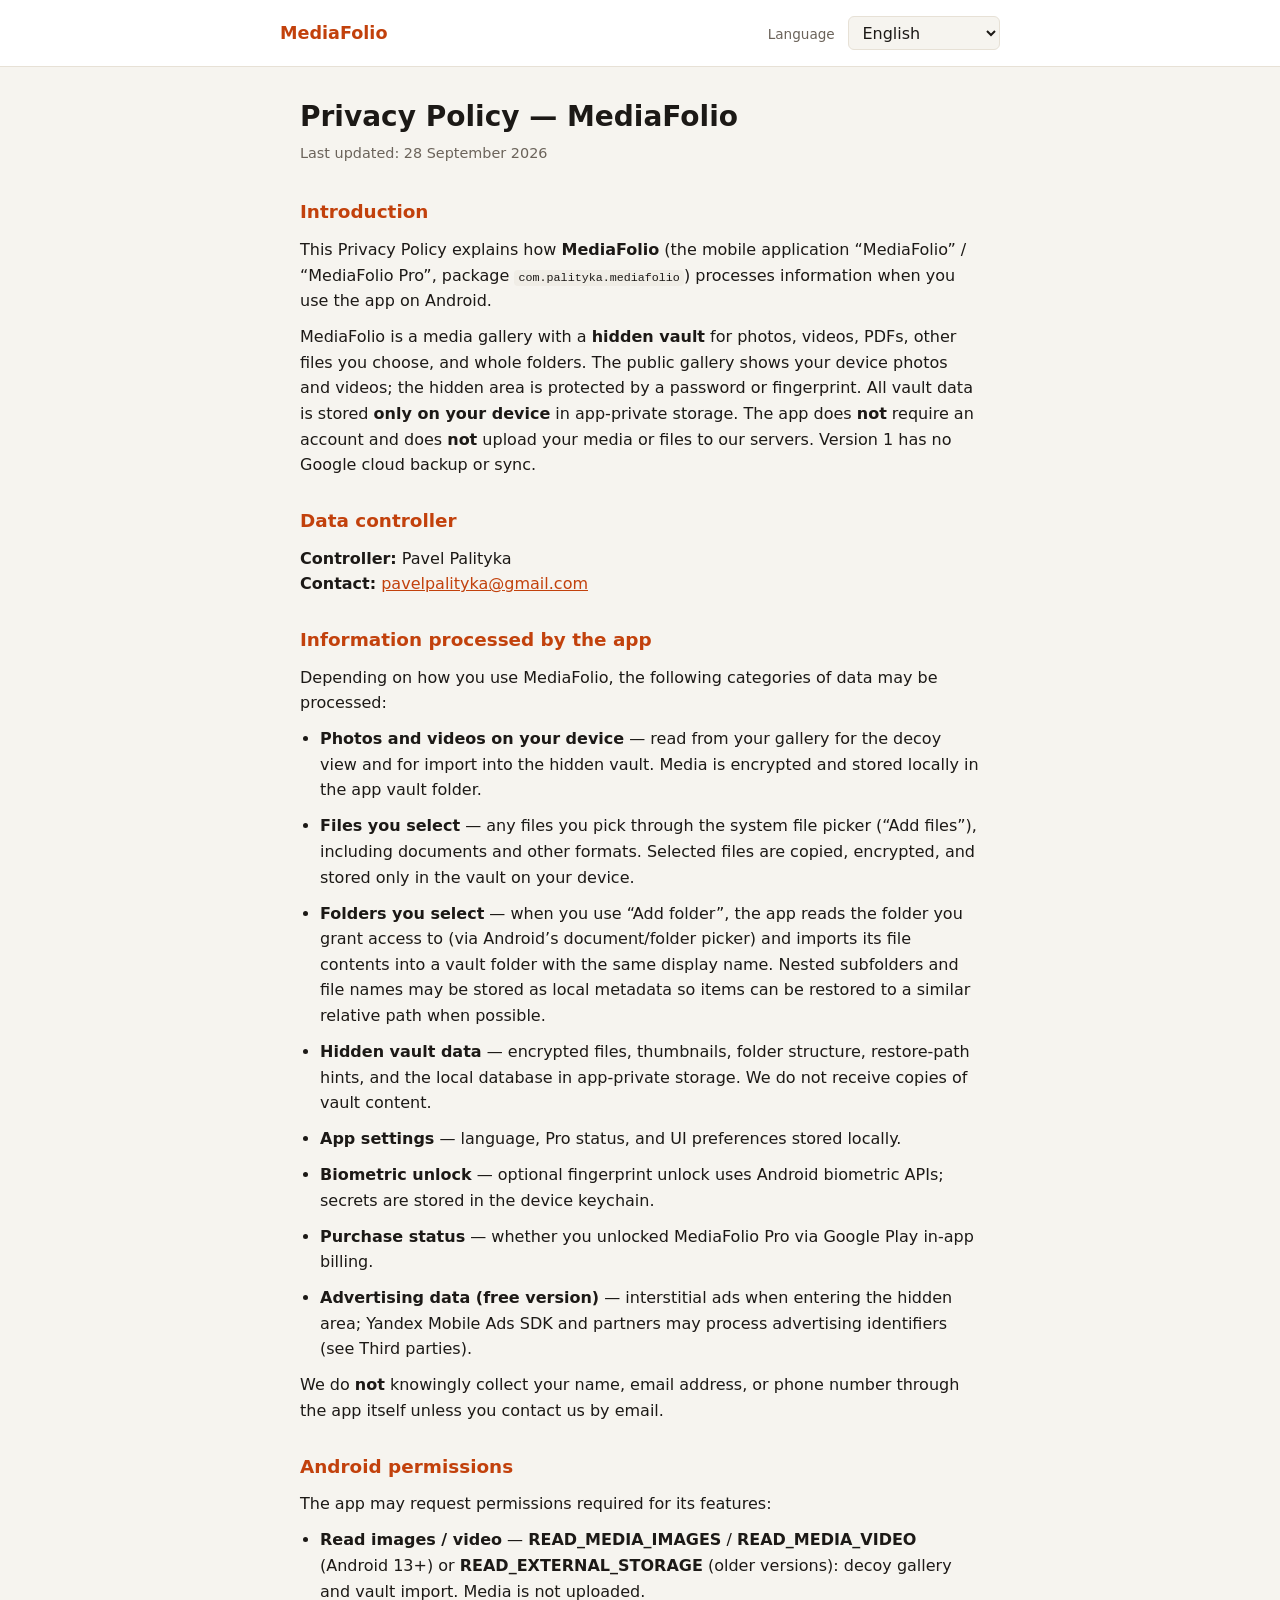
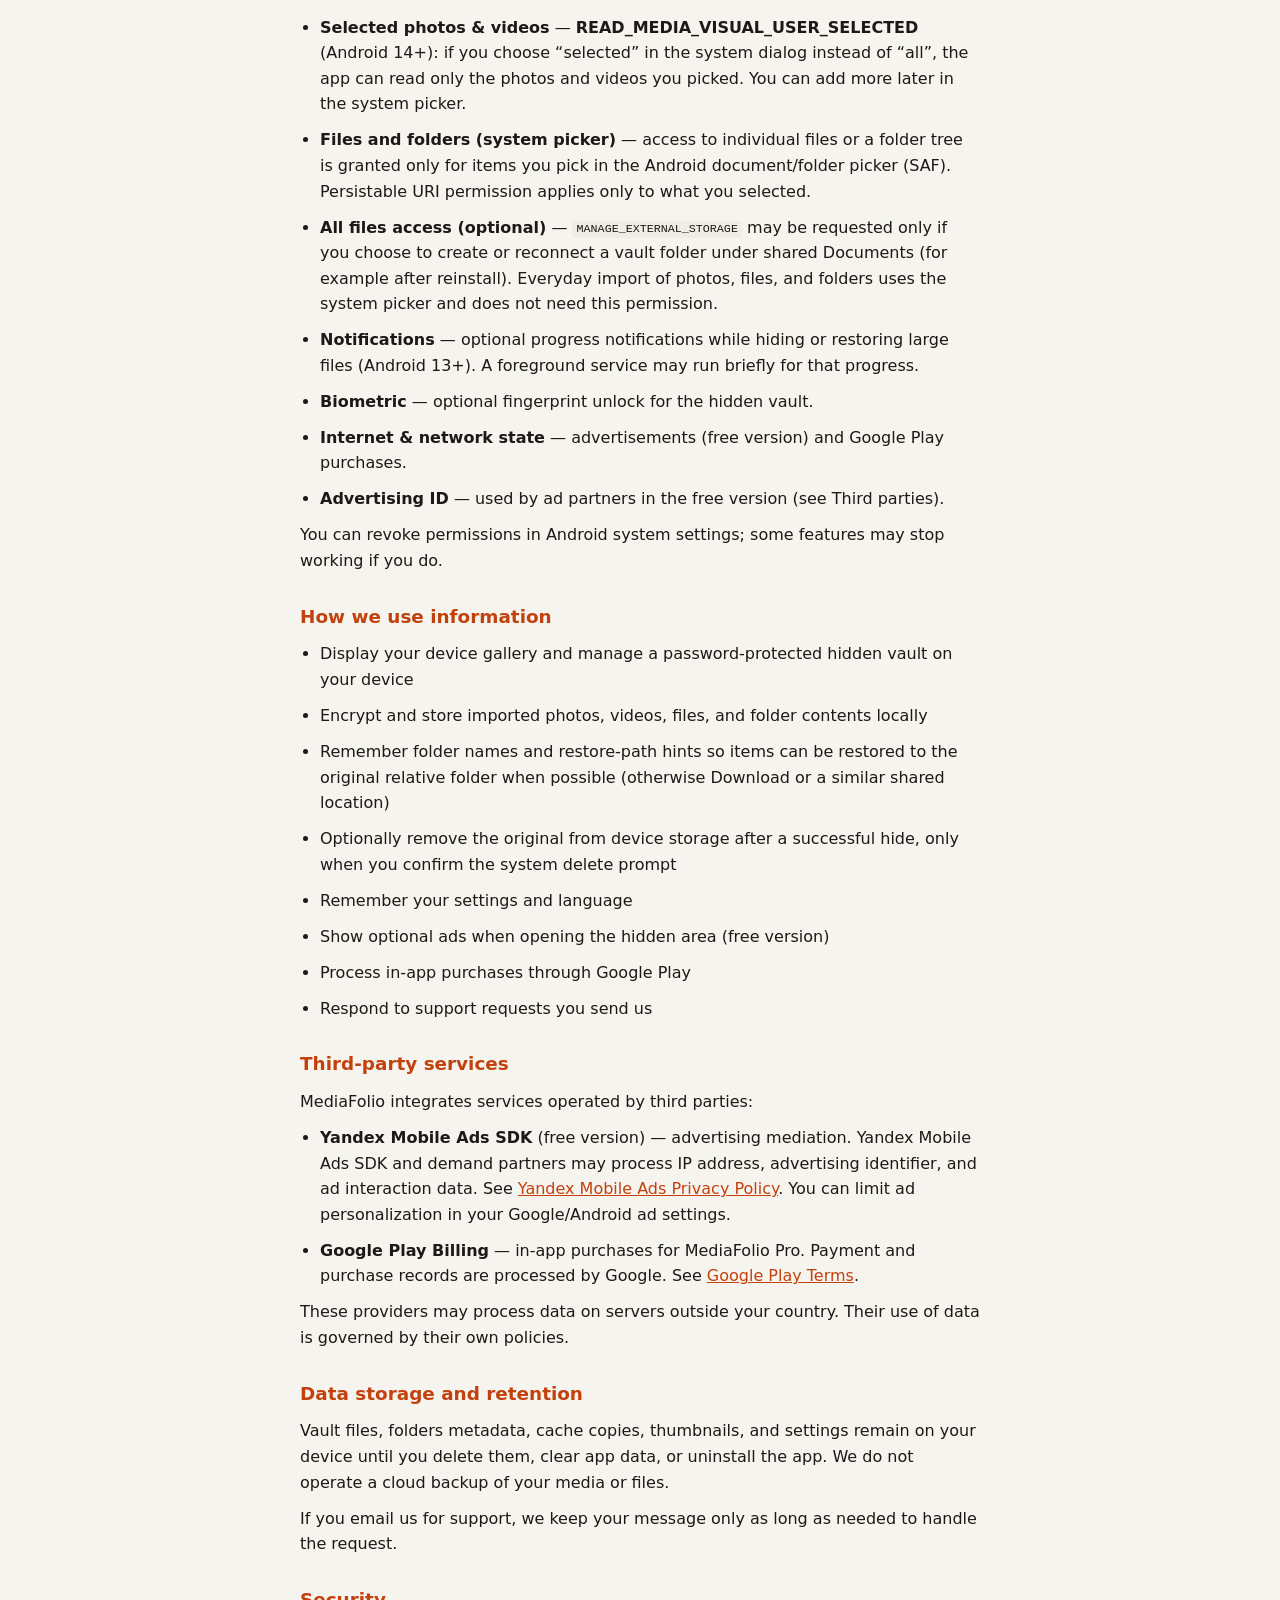
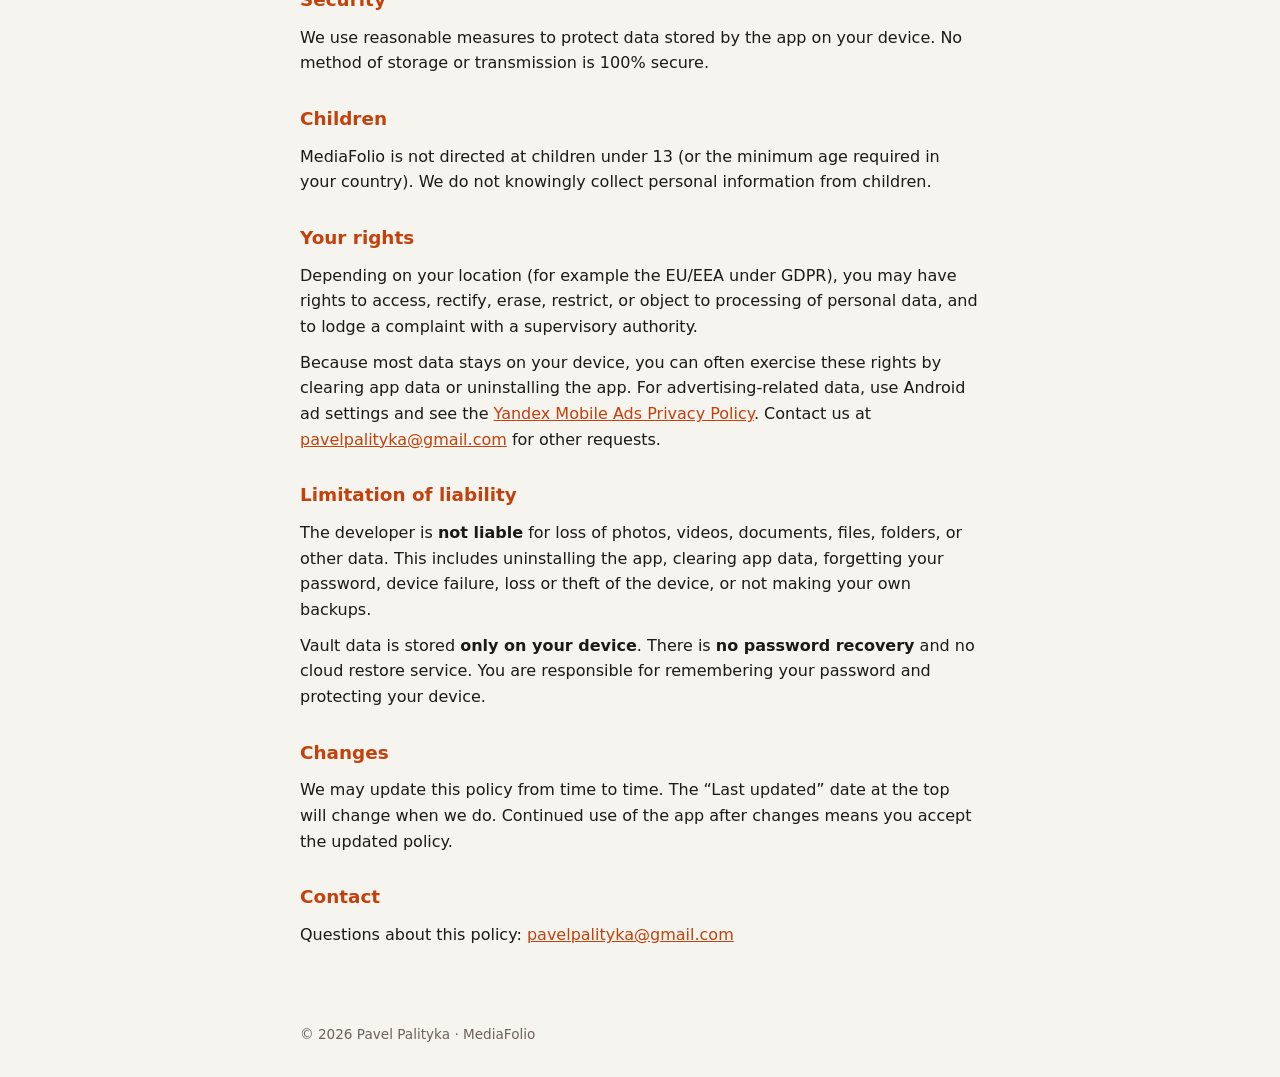
<file: index.html>
<!DOCTYPE html>
<html lang="en">
<head>
    <meta charset="utf-8">
    <meta name="viewport" content="width=device-width, initial-scale=1">
    <meta name="description" content="Privacy Policy for MediaFolio — hidden media vault for Android.">
    <title>Privacy Policy — MediaFolio</title>
    <link rel="stylesheet" href="styles.css">
</head>
<body>
    <header>
        <div class="header-inner">
            <a class="brand" href="index.html">MediaFolio</a>
            <div class="lang-select">
                <label for="lang">Language</label>
                <select id="lang" aria-label="Language"></select>
            </div>
        </div>
    </header>
    <main>
        <div id="notice" class="notice" hidden></div>
        <h1 id="title">Privacy Policy</h1>
        <p id="updated" class="updated"></p>
        <noscript>
            <div class="notice">
                JavaScript is disabled — static versions:
                <a href="en.html">English</a> · <a href="zh_CN.html">简体中文</a>
            </div>
        </noscript>
        <article id="body">
            <p class="loading">Loading…</p>
        </article>
    </main>
    <footer id="footer"></footer>
    <script src="app.js"></script>
</body>
</html>
</file>
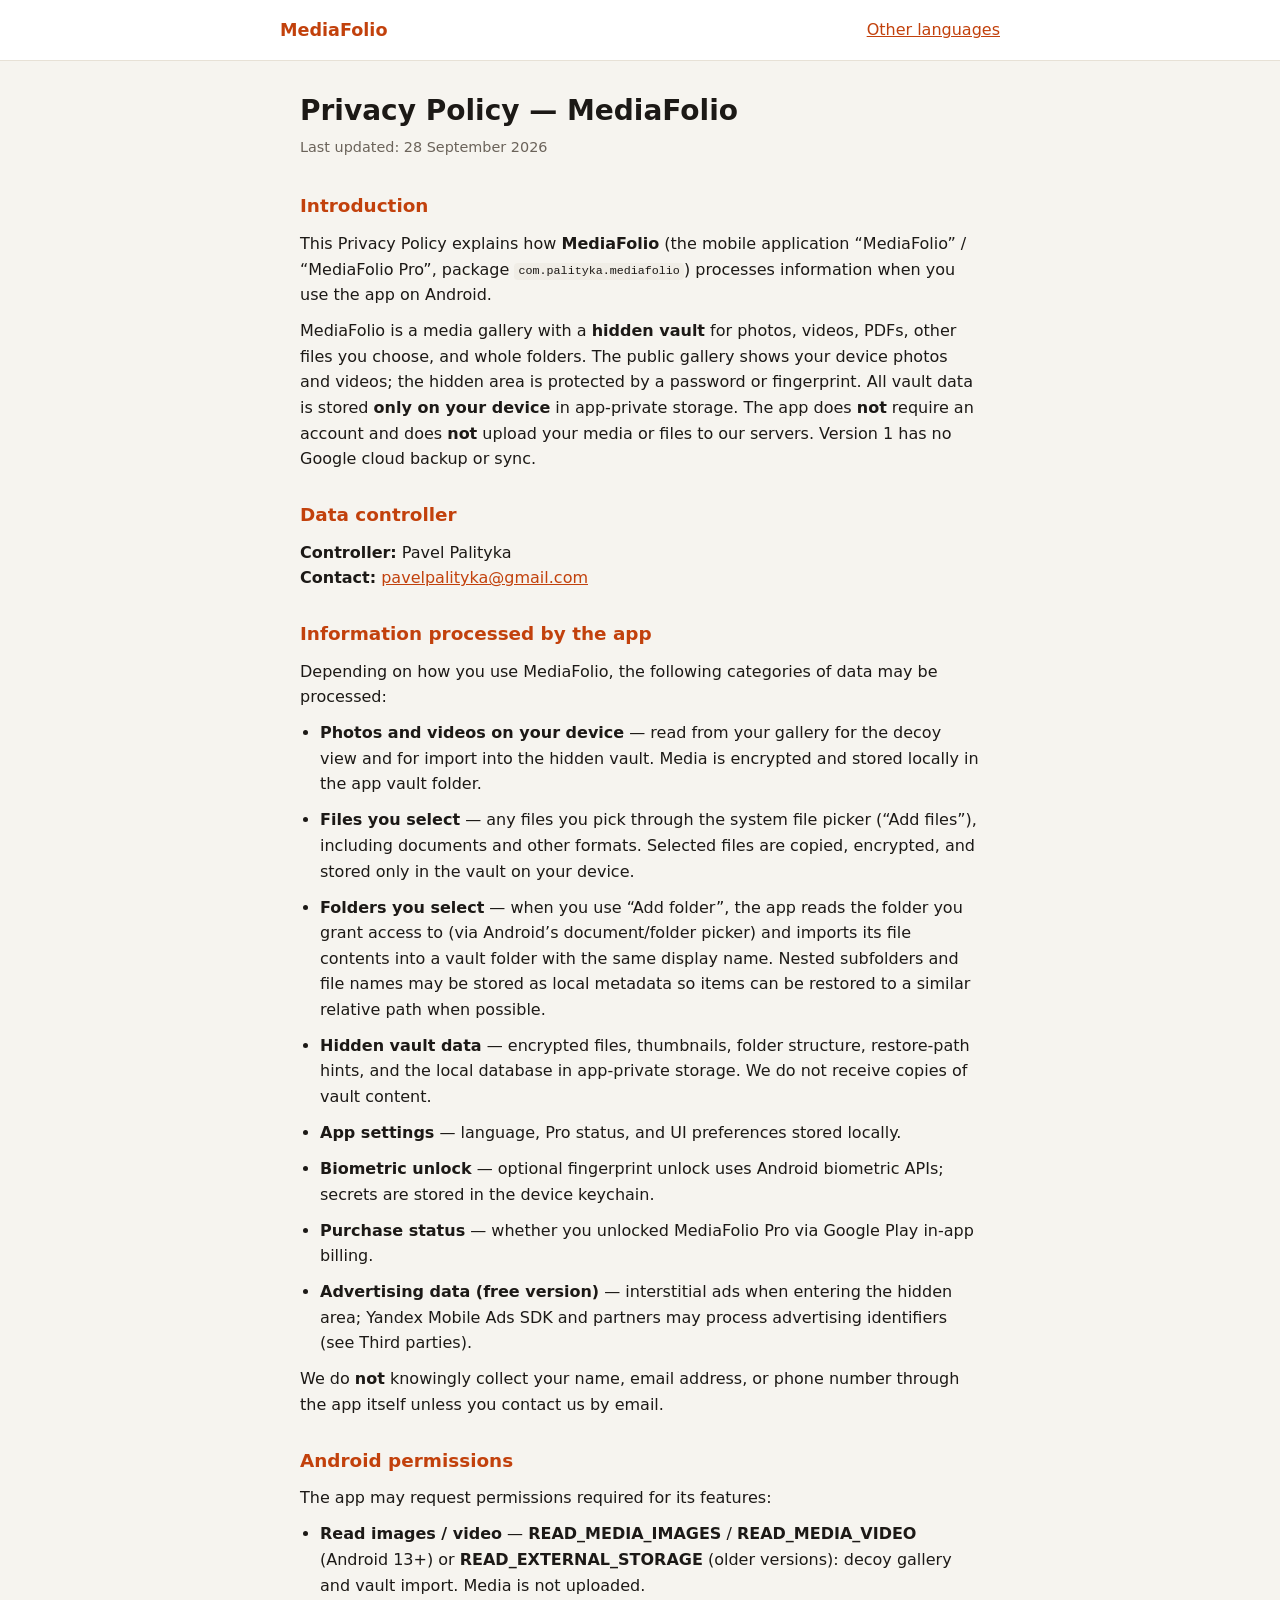
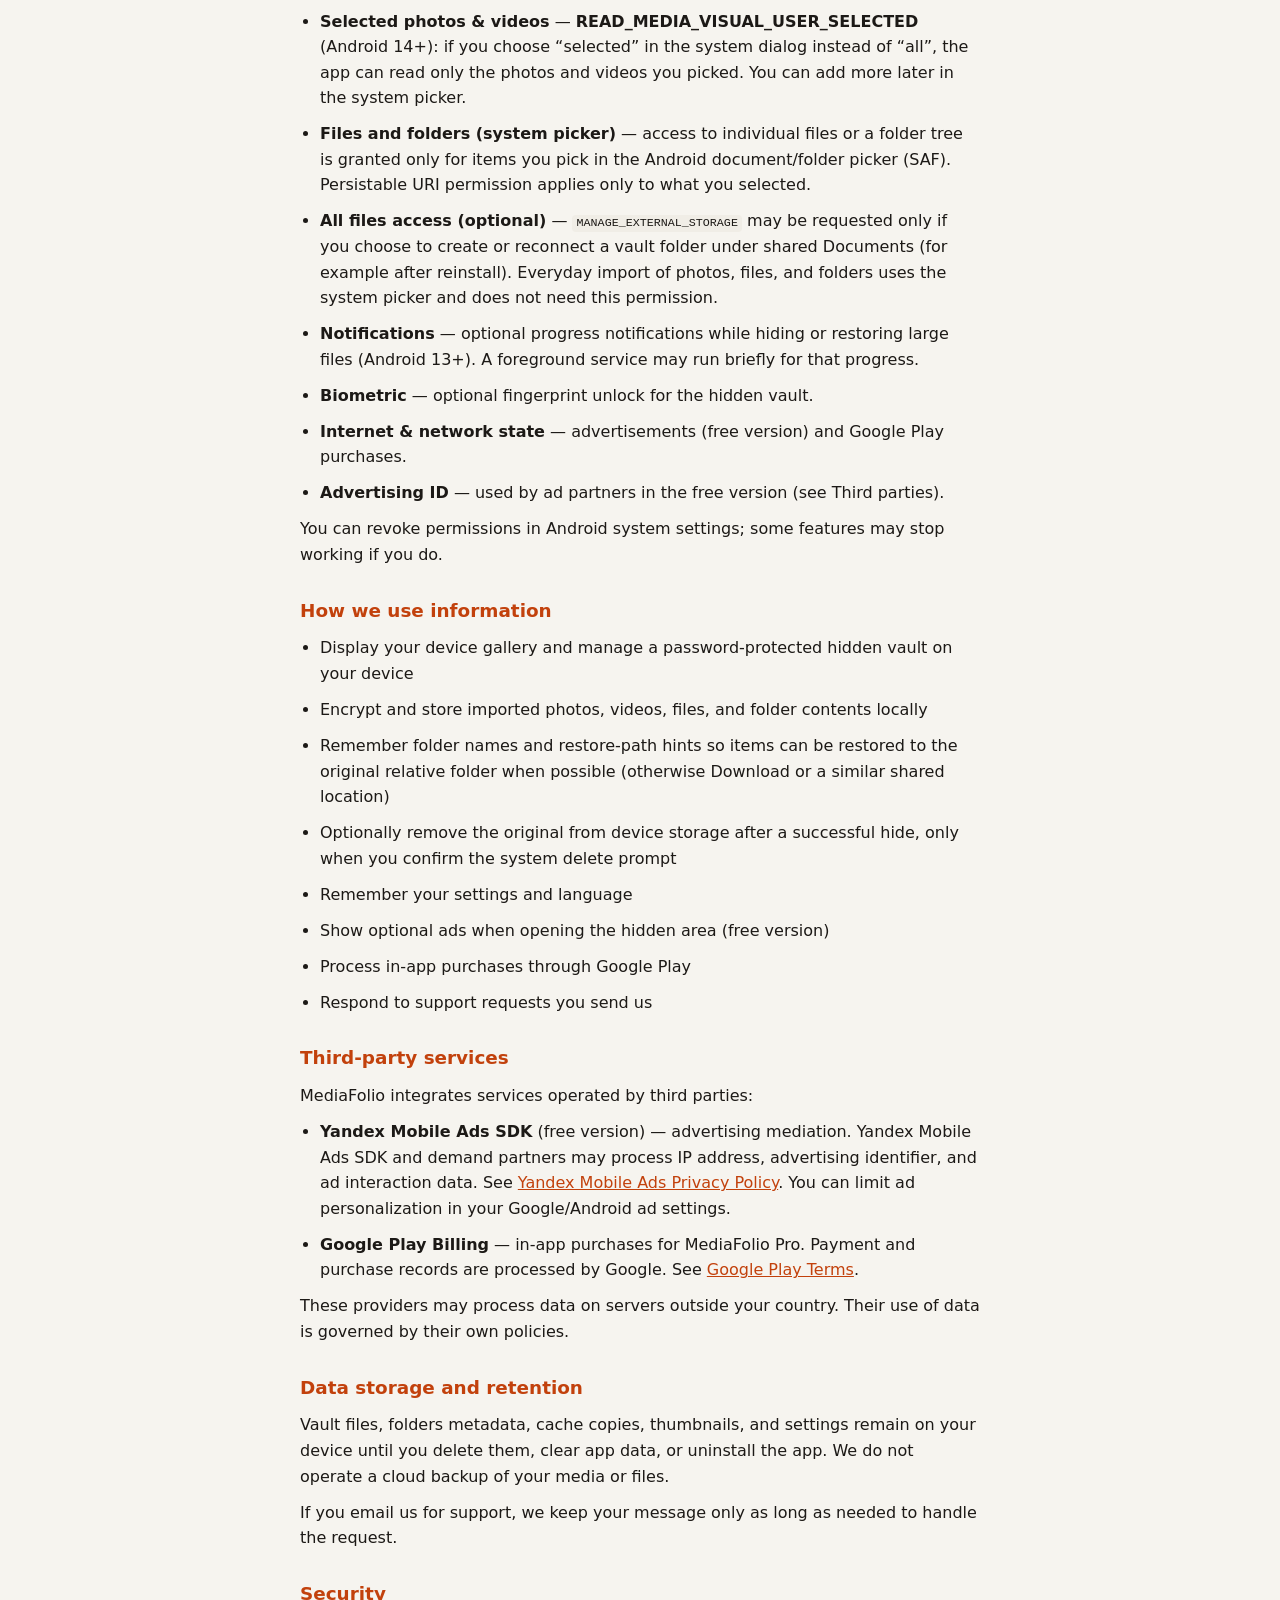
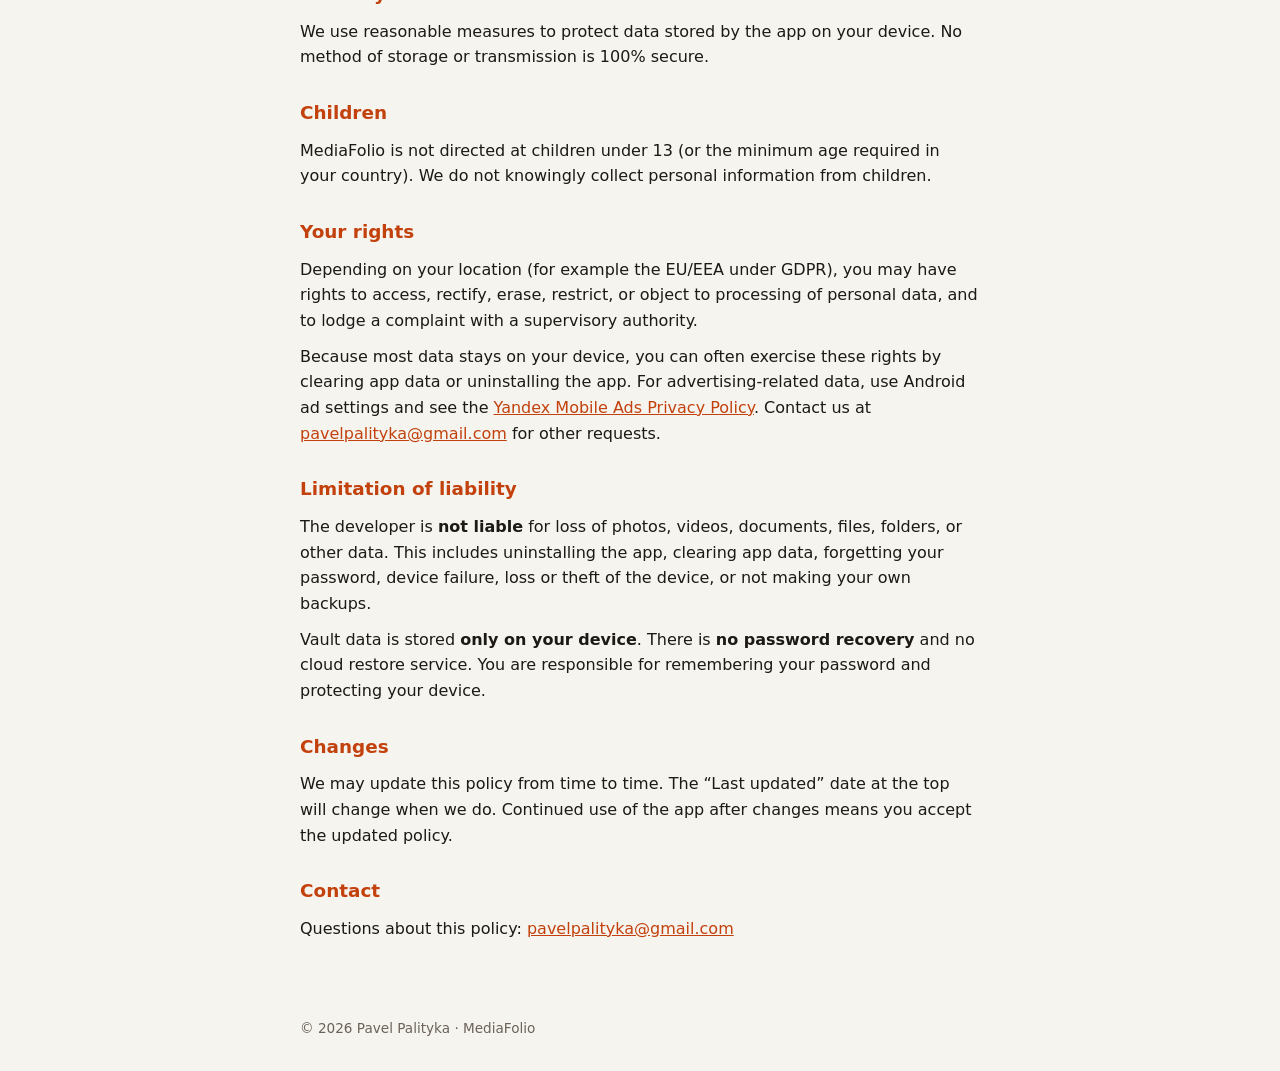
<file: en.html>
<!DOCTYPE html>
<html lang="en">
<head>
    <meta charset="utf-8">
    <meta name="viewport" content="width=device-width, initial-scale=1">
    <meta name="description" content="Privacy Policy — MediaFolio">
    <title>Privacy Policy — MediaFolio</title>
    <link rel="stylesheet" href="styles.css">
</head>
<body>
    <header>
        <div class="header-inner">
            <a class="brand" href="index.html">MediaFolio</a>
            <div class="lang-select">
                <a href="index.html">Other languages</a>
            </div>
        </div>
    </header>
    <main>
        <h1>Privacy Policy — MediaFolio</h1>
        <p class="updated">Last updated: 28 September 2026</p>
        <article id="body">
            <section>
                <h2>Introduction</h2>
                <p>This Privacy Policy explains how <strong>MediaFolio</strong> (the mobile application “MediaFolio” / “MediaFolio Pro”, package <code>com.palityka.mediafolio</code>) processes information when you use the app on Android.</p>
                <p>MediaFolio is a media gallery with a <strong>hidden vault</strong> for photos, videos, PDFs, other files you choose, and whole folders. The public gallery shows your device photos and videos; the hidden area is protected by a password or fingerprint. All vault data is stored <strong>only on your device</strong> in app-private storage. The app does <strong>not</strong> require an account and does <strong>not</strong> upload your media or files to our servers. Version 1 has no Google cloud backup or sync.</p>
            </section>
            <section>
                <h2>Data controller</h2>
                <p><strong>Controller:</strong> Pavel Palityka<br><strong>Contact:</strong> <a href="mailto:pavelpalityka@gmail.com">pavelpalityka@gmail.com</a></p>
            </section>
            <section>
                <h2>Information processed by the app</h2>
                <p>Depending on how you use MediaFolio, the following categories of data may be processed:</p>
                <ul>
                    <li><strong>Photos and videos on your device</strong> — read from your gallery for the decoy view and for import into the hidden vault. Media is encrypted and stored locally in the app vault folder.</li>
                    <li><strong>Files you select</strong> — any files you pick through the system file picker (“Add files”), including documents and other formats. Selected files are copied, encrypted, and stored only in the vault on your device.</li>
                    <li><strong>Folders you select</strong> — when you use “Add folder”, the app reads the folder you grant access to (via Android’s document/folder picker) and imports its file contents into a vault folder with the same display name. Nested subfolders and file names may be stored as local metadata so items can be restored to a similar relative path when possible.</li>
                    <li><strong>Hidden vault data</strong> — encrypted files, thumbnails, folder structure, restore-path hints, and the local database in app-private storage. We do not receive copies of vault content.</li>
                    <li><strong>App settings</strong> — language, Pro status, and UI preferences stored locally.</li>
                    <li><strong>Biometric unlock</strong> — optional fingerprint unlock uses Android biometric APIs; secrets are stored in the device keychain.</li>
                    <li><strong>Purchase status</strong> — whether you unlocked MediaFolio Pro via Google Play in-app billing.</li>
                    <li><strong>Advertising data (free version)</strong> — interstitial ads when entering the hidden area; Yandex Mobile Ads SDK and partners may process advertising identifiers (see Third parties).</li>
                </ul>
                <p>We do <strong>not</strong> knowingly collect your name, email address, or phone number through the app itself unless you contact us by email.</p>
            </section>
            <section>
                <h2>Android permissions</h2>
                <p>The app may request permissions required for its features:</p>
                <ul>
                    <li><strong>Read images / video</strong> — <strong>READ_MEDIA_IMAGES</strong> / <strong>READ_MEDIA_VIDEO</strong> (Android 13+) or <strong>READ_EXTERNAL_STORAGE</strong> (older versions): decoy gallery and vault import. Media is not uploaded.</li>
                    <li><strong>Selected photos & videos</strong> — <strong>READ_MEDIA_VISUAL_USER_SELECTED</strong> (Android 14+): if you choose “selected” in the system dialog instead of “all”, the app can read only the photos and videos you picked. You can add more later in the system picker.</li>
                    <li><strong>Files and folders (system picker)</strong> — access to individual files or a folder tree is granted only for items you pick in the Android document/folder picker (SAF). Persistable URI permission applies only to what you selected.</li>
                    <li><strong>All files access (optional)</strong> — <code>MANAGE_EXTERNAL_STORAGE</code> may be requested only if you choose to create or reconnect a vault folder under shared Documents (for example after reinstall). Everyday import of photos, files, and folders uses the system picker and does not need this permission.</li>
                    <li><strong>Notifications</strong> — optional progress notifications while hiding or restoring large files (Android 13+). A foreground service may run briefly for that progress.</li>
                    <li><strong>Biometric</strong> — optional fingerprint unlock for the hidden vault.</li>
                    <li><strong>Internet & network state</strong> — advertisements (free version) and Google Play purchases.</li>
                    <li><strong>Advertising ID</strong> — used by ad partners in the free version (see Third parties).</li>
                </ul>
                <p>You can revoke permissions in Android system settings; some features may stop working if you do.</p>
            </section>
            <section>
                <h2>How we use information</h2>
                <ul>
                    <li>Display your device gallery and manage a password-protected hidden vault on your device</li>
                    <li>Encrypt and store imported photos, videos, files, and folder contents locally</li>
                    <li>Remember folder names and restore-path hints so items can be restored to the original relative folder when possible (otherwise Download or a similar shared location)</li>
                    <li>Optionally remove the original from device storage after a successful hide, only when you confirm the system delete prompt</li>
                    <li>Remember your settings and language</li>
                    <li>Show optional ads when opening the hidden area (free version)</li>
                    <li>Process in-app purchases through Google Play</li>
                    <li>Respond to support requests you send us</li>
                </ul>
            </section>
            <section>
                <h2>Third-party services</h2>
                <p>MediaFolio integrates services operated by third parties:</p>
                <ul>
                    <li><strong>Yandex Mobile Ads SDK</strong> (free version) — advertising mediation. Yandex Mobile Ads SDK and demand partners may process IP address, advertising identifier, and ad interaction data. See <a href="https://yandex.com/legal/international_ads_privacy_policy/en/" rel="noopener">Yandex Mobile Ads Privacy Policy</a>. You can limit ad personalization in your Google/Android ad settings.</li>
                    <li><strong>Google Play Billing</strong> — in-app purchases for MediaFolio Pro. Payment and purchase records are processed by Google. See <a href="https://payments.google.com/payments/apis-secure/get_legal_document?ldl=en_GB&amp;ldo=0&amp;ldt=buyertos" rel="noopener">Google Play Terms</a>.</li>
                </ul>
                <p>These providers may process data on servers outside your country. Their use of data is governed by their own policies.</p>
            </section>
            <section>
                <h2>Data storage and retention</h2>
                <p>Vault files, folders metadata, cache copies, thumbnails, and settings remain on your device until you delete them, clear app data, or uninstall the app. We do not operate a cloud backup of your media or files.</p>
                <p>If you email us for support, we keep your message only as long as needed to handle the request.</p>
            </section>
            <section>
                <h2>Security</h2>
                <p>We use reasonable measures to protect data stored by the app on your device. No method of storage or transmission is 100% secure.</p>
            </section>
            <section>
                <h2>Children</h2>
                <p>MediaFolio is not directed at children under 13 (or the minimum age required in your country). We do not knowingly collect personal information from children.</p>
            </section>
            <section>
                <h2>Your rights</h2>
                <p>Depending on your location (for example the EU/EEA under GDPR), you may have rights to access, rectify, erase, restrict, or object to processing of personal data, and to lodge a complaint with a supervisory authority.</p>
                <p>Because most data stays on your device, you can often exercise these rights by clearing app data or uninstalling the app. For advertising-related data, use Android ad settings and see the <a href="https://yandex.com/legal/international_ads_privacy_policy/en/" rel="noopener">Yandex Mobile Ads Privacy Policy</a>. Contact us at <a href="mailto:pavelpalityka@gmail.com">pavelpalityka@gmail.com</a> for other requests.</p>
            </section>
            <section>
                <h2>Limitation of liability</h2>
                <p>The developer is <strong>not liable</strong> for loss of photos, videos, documents, files, folders, or other data. This includes uninstalling the app, clearing app data, forgetting your password, device failure, loss or theft of the device, or not making your own backups.</p>
                <p>Vault data is stored <strong>only on your device</strong>. There is <strong>no password recovery</strong> and no cloud restore service. You are responsible for remembering your password and protecting your device.</p>
            </section>
            <section>
                <h2>Changes</h2>
                <p>We may update this policy from time to time. The “Last updated” date at the top will change when we do. Continued use of the app after changes means you accept the updated policy.</p>
            </section>
            <section>
                <h2>Contact</h2>
                <p>Questions about this policy: <a href="mailto:pavelpalityka@gmail.com">pavelpalityka@gmail.com</a></p>
            </section>
        </article>
    </main>
    <footer>© 2026 Pavel Palityka · MediaFolio</footer>
</body>
</html>
</file>
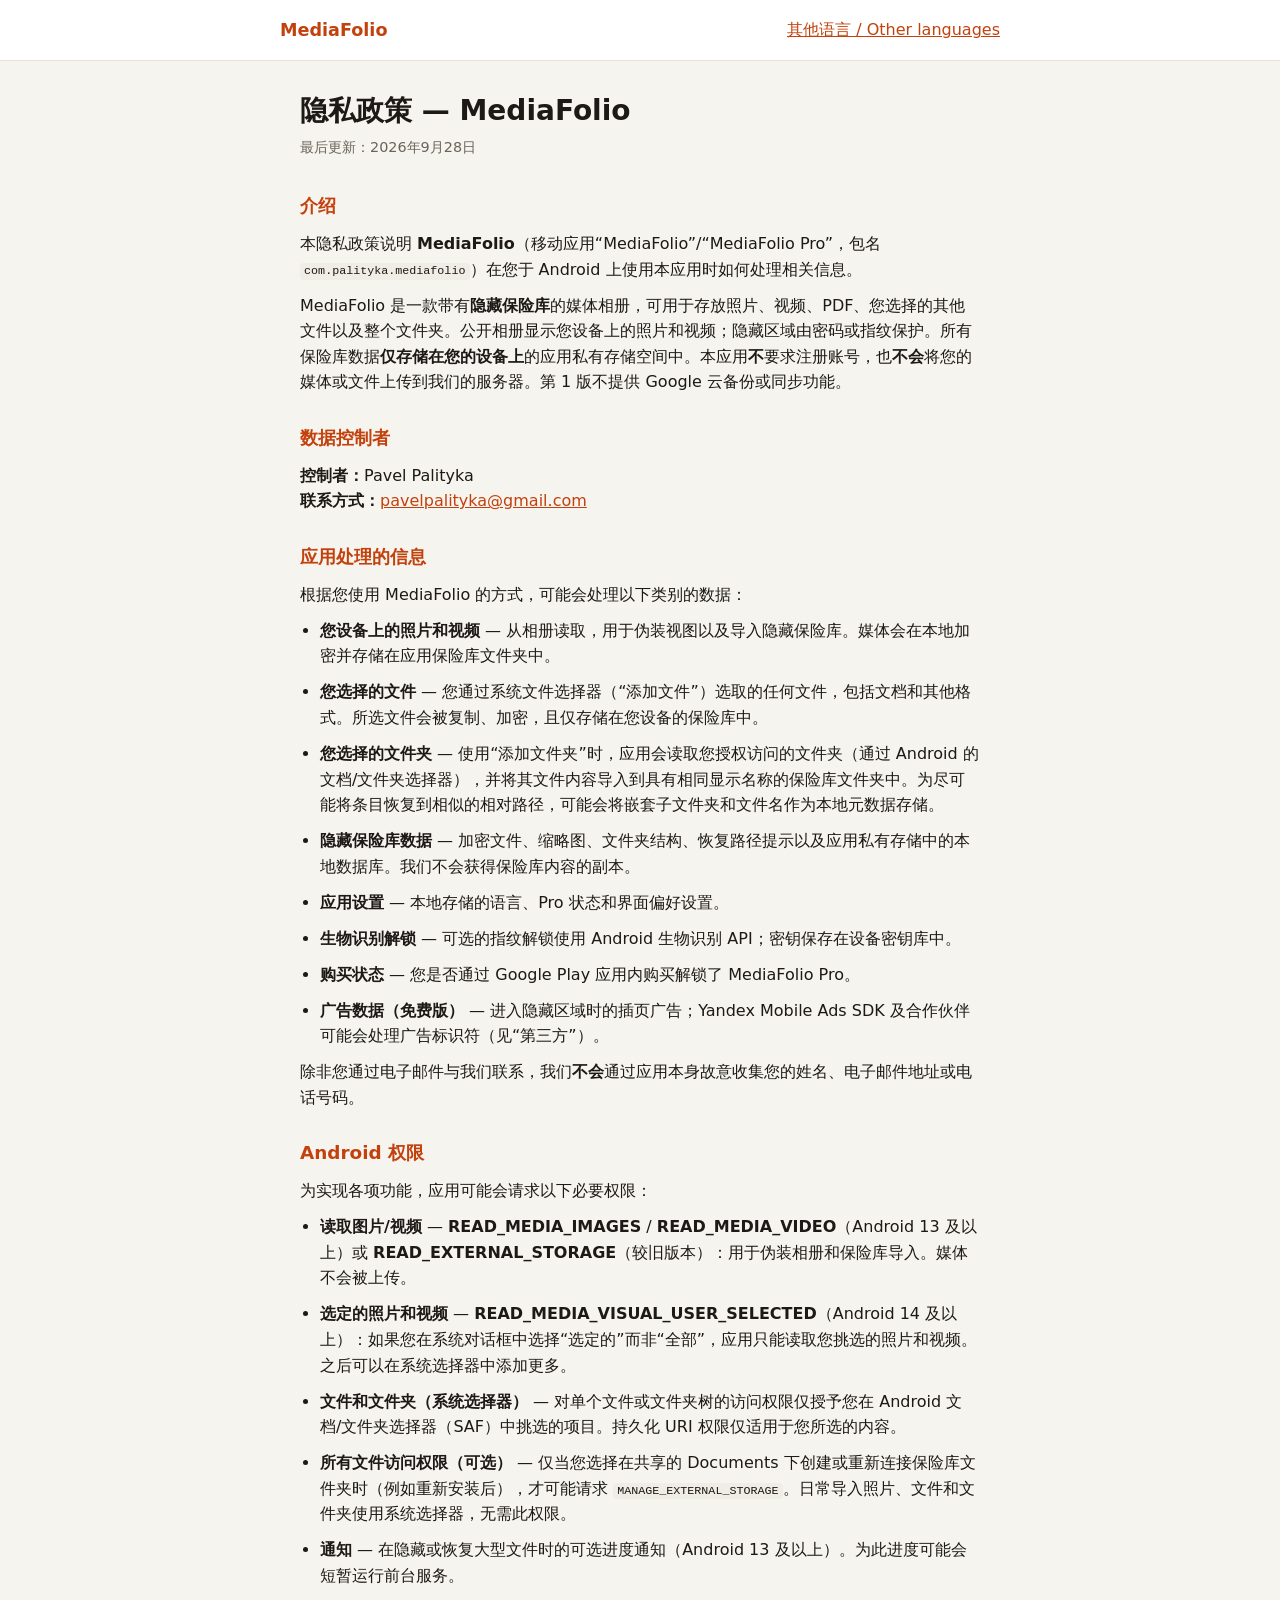
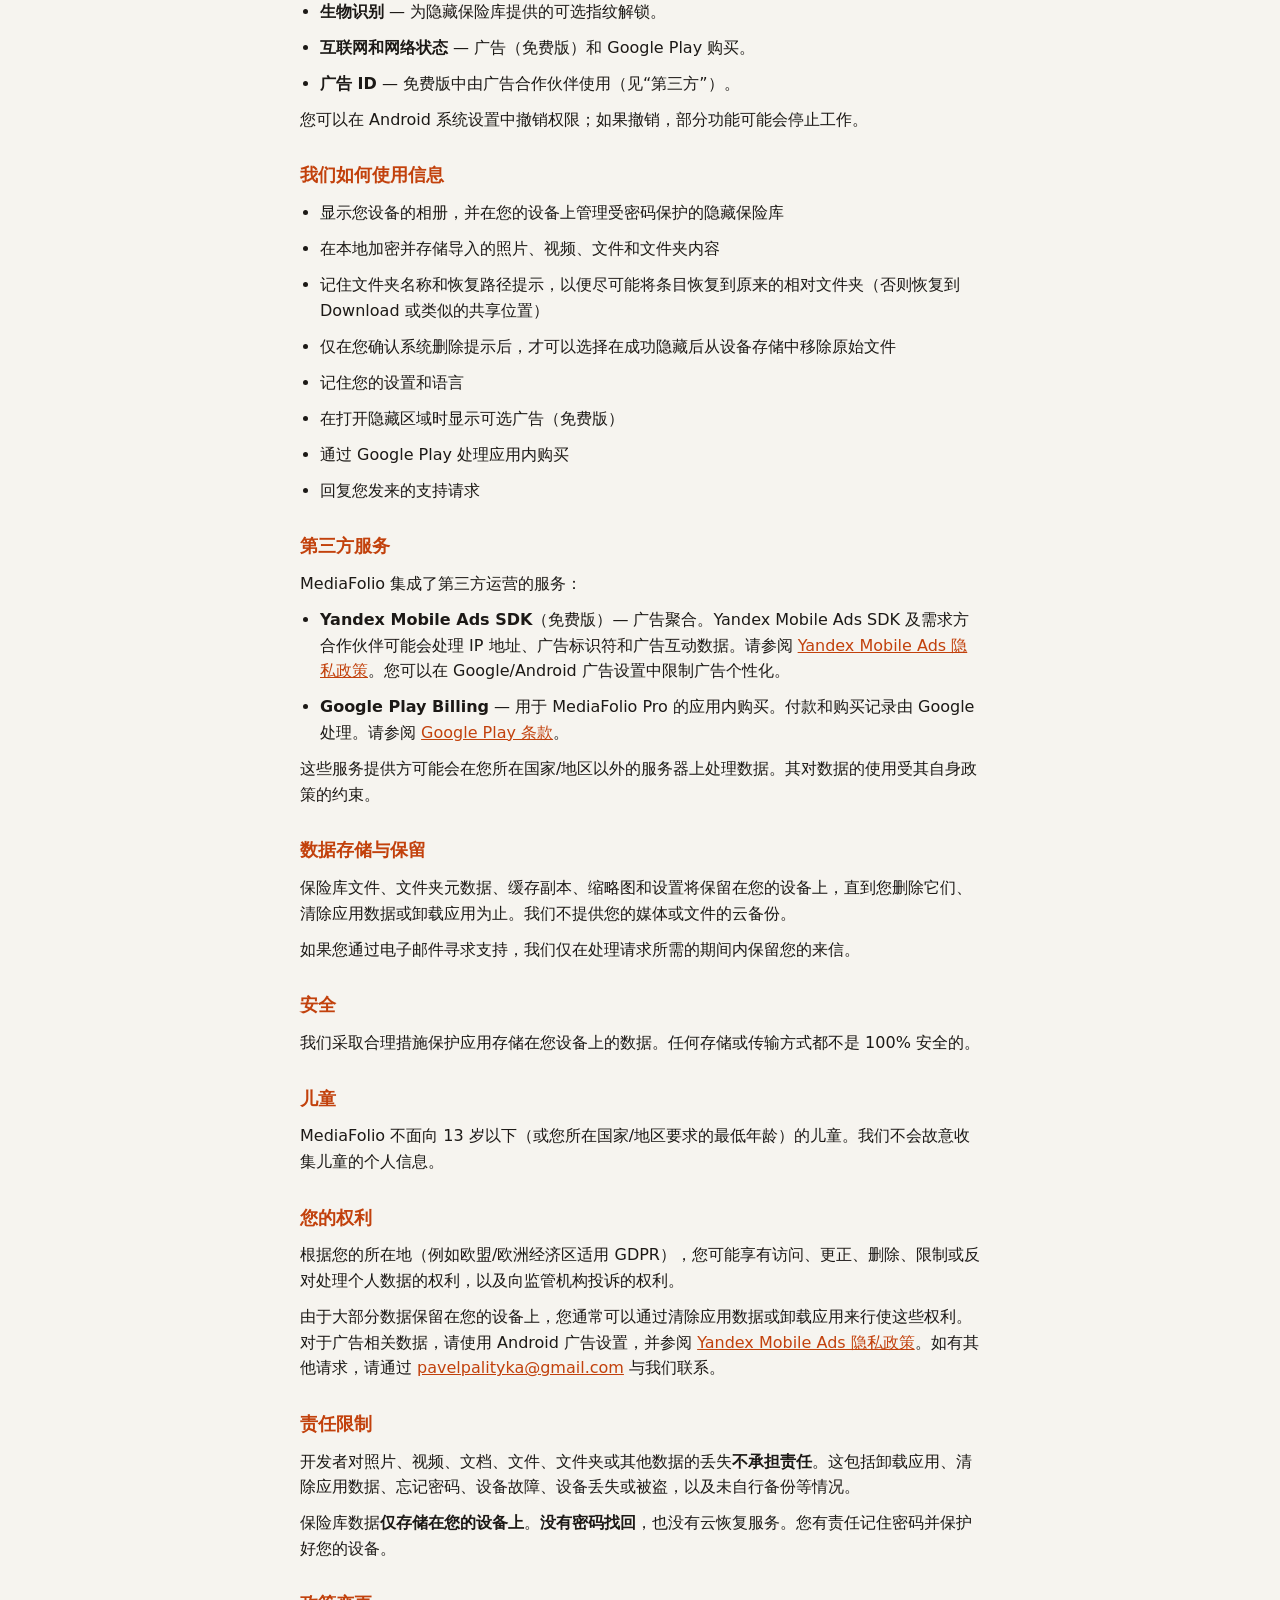
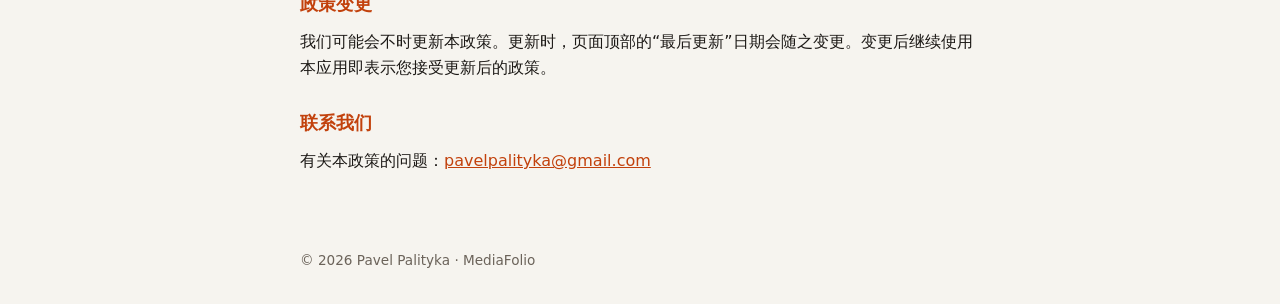
<file: zh_CN.html>
<!DOCTYPE html>
<html lang="zh-CN">
<head>
    <meta charset="utf-8">
    <meta name="viewport" content="width=device-width, initial-scale=1">
    <meta name="description" content="隐私政策 — MediaFolio">
    <title>隐私政策 — MediaFolio</title>
    <link rel="stylesheet" href="styles.css">
</head>
<body>
    <header>
        <div class="header-inner">
            <a class="brand" href="index.html">MediaFolio</a>
            <div class="lang-select">
                <a href="index.html">其他语言 / Other languages</a>
            </div>
        </div>
    </header>
    <main>
        <h1>隐私政策 — MediaFolio</h1>
        <p class="updated">最后更新：2026年9月28日</p>
        <article id="body">
            <section>
                <h2>介绍</h2>
                <p>本隐私政策说明 <strong>MediaFolio</strong>（移动应用“MediaFolio”/“MediaFolio Pro”，包名 <code>com.palityka.mediafolio</code>）在您于 Android 上使用本应用时如何处理相关信息。</p>
                <p>MediaFolio 是一款带有<strong>隐藏保险库</strong>的媒体相册，可用于存放照片、视频、PDF、您选择的其他文件以及整个文件夹。公开相册显示您设备上的照片和视频；隐藏区域由密码或指纹保护。所有保险库数据<strong>仅存储在您的设备上</strong>的应用私有存储空间中。本应用<strong>不</strong>要求注册账号，也<strong>不会</strong>将您的媒体或文件上传到我们的服务器。第 1 版不提供 Google 云备份或同步功能。</p>
            </section>
            <section>
                <h2>数据控制者</h2>
                <p><strong>控制者：</strong>Pavel Palityka<br><strong>联系方式：</strong><a href="mailto:pavelpalityka@gmail.com">pavelpalityka@gmail.com</a></p>
            </section>
            <section>
                <h2>应用处理的信息</h2>
                <p>根据您使用 MediaFolio 的方式，可能会处理以下类别的数据：</p>
                <ul>
                    <li><strong>您设备上的照片和视频</strong> — 从相册读取，用于伪装视图以及导入隐藏保险库。媒体会在本地加密并存储在应用保险库文件夹中。</li>
                    <li><strong>您选择的文件</strong> — 您通过系统文件选择器（“添加文件”）选取的任何文件，包括文档和其他格式。所选文件会被复制、加密，且仅存储在您设备的保险库中。</li>
                    <li><strong>您选择的文件夹</strong> — 使用“添加文件夹”时，应用会读取您授权访问的文件夹（通过 Android 的文档/文件夹选择器），并将其文件内容导入到具有相同显示名称的保险库文件夹中。为尽可能将条目恢复到相似的相对路径，可能会将嵌套子文件夹和文件名作为本地元数据存储。</li>
                    <li><strong>隐藏保险库数据</strong> — 加密文件、缩略图、文件夹结构、恢复路径提示以及应用私有存储中的本地数据库。我们不会获得保险库内容的副本。</li>
                    <li><strong>应用设置</strong> — 本地存储的语言、Pro 状态和界面偏好设置。</li>
                    <li><strong>生物识别解锁</strong> — 可选的指纹解锁使用 Android 生物识别 API；密钥保存在设备密钥库中。</li>
                    <li><strong>购买状态</strong> — 您是否通过 Google Play 应用内购买解锁了 MediaFolio Pro。</li>
                    <li><strong>广告数据（免费版）</strong> — 进入隐藏区域时的插页广告；Yandex Mobile Ads SDK 及合作伙伴可能会处理广告标识符（见“第三方”）。</li>
                </ul>
                <p>除非您通过电子邮件与我们联系，我们<strong>不会</strong>通过应用本身故意收集您的姓名、电子邮件地址或电话号码。</p>
            </section>
            <section>
                <h2>Android 权限</h2>
                <p>为实现各项功能，应用可能会请求以下必要权限：</p>
                <ul>
                    <li><strong>读取图片/视频</strong> — <strong>READ_MEDIA_IMAGES</strong> / <strong>READ_MEDIA_VIDEO</strong>（Android 13 及以上）或 <strong>READ_EXTERNAL_STORAGE</strong>（较旧版本）：用于伪装相册和保险库导入。媒体不会被上传。</li>
                    <li><strong>选定的照片和视频</strong> — <strong>READ_MEDIA_VISUAL_USER_SELECTED</strong>（Android 14 及以上）：如果您在系统对话框中选择“选定的”而非“全部”，应用只能读取您挑选的照片和视频。之后可以在系统选择器中添加更多。</li>
                    <li><strong>文件和文件夹（系统选择器）</strong> — 对单个文件或文件夹树的访问权限仅授予您在 Android 文档/文件夹选择器（SAF）中挑选的项目。持久化 URI 权限仅适用于您所选的内容。</li>
                    <li><strong>所有文件访问权限（可选）</strong> — 仅当您选择在共享的 Documents 下创建或重新连接保险库文件夹时（例如重新安装后），才可能请求 <code>MANAGE_EXTERNAL_STORAGE</code>。日常导入照片、文件和文件夹使用系统选择器，无需此权限。</li>
                    <li><strong>通知</strong> — 在隐藏或恢复大型文件时的可选进度通知（Android 13 及以上）。为此进度可能会短暂运行前台服务。</li>
                    <li><strong>生物识别</strong> — 为隐藏保险库提供的可选指纹解锁。</li>
                    <li><strong>互联网和网络状态</strong> — 广告（免费版）和 Google Play 购买。</li>
                    <li><strong>广告 ID</strong> — 免费版中由广告合作伙伴使用（见“第三方”）。</li>
                </ul>
                <p>您可以在 Android 系统设置中撤销权限；如果撤销，部分功能可能会停止工作。</p>
            </section>
            <section>
                <h2>我们如何使用信息</h2>
                <ul>
                    <li>显示您设备的相册，并在您的设备上管理受密码保护的隐藏保险库</li>
                    <li>在本地加密并存储导入的照片、视频、文件和文件夹内容</li>
                    <li>记住文件夹名称和恢复路径提示，以便尽可能将条目恢复到原来的相对文件夹（否则恢复到 Download 或类似的共享位置）</li>
                    <li>仅在您确认系统删除提示后，才可以选择在成功隐藏后从设备存储中移除原始文件</li>
                    <li>记住您的设置和语言</li>
                    <li>在打开隐藏区域时显示可选广告（免费版）</li>
                    <li>通过 Google Play 处理应用内购买</li>
                    <li>回复您发来的支持请求</li>
                </ul>
            </section>
            <section>
                <h2>第三方服务</h2>
                <p>MediaFolio 集成了第三方运营的服务：</p>
                <ul>
                    <li><strong>Yandex Mobile Ads SDK</strong>（免费版）— 广告聚合。Yandex Mobile Ads SDK 及需求方合作伙伴可能会处理 IP 地址、广告标识符和广告互动数据。请参阅 <a href="https://yandex.com/legal/international_ads_privacy_policy/en/" rel="noopener">Yandex Mobile Ads 隐私政策</a>。您可以在 Google/Android 广告设置中限制广告个性化。</li>
                    <li><strong>Google Play Billing</strong> — 用于 MediaFolio Pro 的应用内购买。付款和购买记录由 Google 处理。请参阅 <a href="https://payments.google.com/payments/apis-secure/get_legal_document?ldl=en_GB&amp;ldo=0&amp;ldt=buyertos" rel="noopener">Google Play 条款</a>。</li>
                </ul>
                <p>这些服务提供方可能会在您所在国家/地区以外的服务器上处理数据。其对数据的使用受其自身政策的约束。</p>
            </section>
            <section>
                <h2>数据存储与保留</h2>
                <p>保险库文件、文件夹元数据、缓存副本、缩略图和设置将保留在您的设备上，直到您删除它们、清除应用数据或卸载应用为止。我们不提供您的媒体或文件的云备份。</p>
                <p>如果您通过电子邮件寻求支持，我们仅在处理请求所需的期间内保留您的来信。</p>
            </section>
            <section>
                <h2>安全</h2>
                <p>我们采取合理措施保护应用存储在您设备上的数据。任何存储或传输方式都不是 100% 安全的。</p>
            </section>
            <section>
                <h2>儿童</h2>
                <p>MediaFolio 不面向 13 岁以下（或您所在国家/地区要求的最低年龄）的儿童。我们不会故意收集儿童的个人信息。</p>
            </section>
            <section>
                <h2>您的权利</h2>
                <p>根据您的所在地（例如欧盟/欧洲经济区适用 GDPR），您可能享有访问、更正、删除、限制或反对处理个人数据的权利，以及向监管机构投诉的权利。</p>
                <p>由于大部分数据保留在您的设备上，您通常可以通过清除应用数据或卸载应用来行使这些权利。对于广告相关数据，请使用 Android 广告设置，并参阅 <a href="https://yandex.com/legal/international_ads_privacy_policy/en/" rel="noopener">Yandex Mobile Ads 隐私政策</a>。如有其他请求，请通过 <a href="mailto:pavelpalityka@gmail.com">pavelpalityka@gmail.com</a> 与我们联系。</p>
            </section>
            <section>
                <h2>责任限制</h2>
                <p>开发者对照片、视频、文档、文件、文件夹或其他数据的丢失<strong>不承担责任</strong>。这包括卸载应用、清除应用数据、忘记密码、设备故障、设备丢失或被盗，以及未自行备份等情况。</p>
                <p>保险库数据<strong>仅存储在您的设备上</strong>。<strong>没有密码找回</strong>，也没有云恢复服务。您有责任记住密码并保护好您的设备。</p>
            </section>
            <section>
                <h2>政策变更</h2>
                <p>我们可能会不时更新本政策。更新时，页面顶部的“最后更新”日期会随之变更。变更后继续使用本应用即表示您接受更新后的政策。</p>
            </section>
            <section>
                <h2>联系我们</h2>
                <p>有关本政策的问题：<a href="mailto:pavelpalityka@gmail.com">pavelpalityka@gmail.com</a></p>
            </section>
        </article>
    </main>
    <footer>© 2026 Pavel Palityka · MediaFolio</footer>
</body>
</html>
</file>
<file: styles.css>
:root {
    color-scheme: light dark;
    --bg: #0b1220;
    --surface: #1a1a24;
    --text: #f0f0f5;
    --muted: #a0a0b0;
    --accent: #2dd4bf;
    --border: #2a2a35;
    --max: 720px;
    font-family: system-ui, -apple-system, "Segoe UI", Roboto, sans-serif;
    line-height: 1.6;
}

@media (prefers-color-scheme: light) {
    :root {
        --bg: #f6f4ef;
        --surface: #ffffff;
        --text: #1c1916;
        --muted: #6b635a;
        --accent: #c2410c;
        --border: #e7e1d6;
    }
}

* { box-sizing: border-box; }

body {
    margin: 0;
    background: var(--bg);
    color: var(--text);
}

header {
    background: var(--surface);
    border-bottom: 1px solid var(--border);
    padding: 1rem 1.25rem;
    position: sticky;
    top: 0;
    z-index: 10;
}

.header-inner {
    max-width: var(--max);
    margin: 0 auto;
    display: flex;
    flex-wrap: wrap;
    align-items: center;
    gap: 0.75rem 1rem;
    justify-content: space-between;
}

.brand {
    font-weight: 700;
    font-size: 1.1rem;
    color: var(--accent);
    text-decoration: none;
}

.lang-select label {
    font-size: 0.85rem;
    color: var(--muted);
    margin-right: 0.5rem;
}

.lang-select select {
    font: inherit;
    padding: 0.35rem 0.6rem;
    border-radius: 6px;
    border: 1px solid var(--border);
    background: var(--bg);
    color: var(--text);
}

main {
    max-width: var(--max);
    margin: 0 auto;
    padding: 2rem 1.25rem 3rem;
}

.notice {
    background: color-mix(in srgb, var(--accent) 12%, var(--surface));
    border: 1px solid var(--border);
    border-radius: 8px;
    padding: 0.85rem 1rem;
    margin-bottom: 1.5rem;
    font-size: 0.95rem;
    color: var(--muted);
}

h1 {
    font-size: 1.75rem;
    line-height: 1.25;
    margin: 0 0 0.5rem;
}

.updated {
    color: var(--muted);
    font-size: 0.9rem;
    margin-bottom: 2rem;
}

section {
    margin-bottom: 1.75rem;
}

h2 {
    font-size: 1.15rem;
    margin: 0 0 0.65rem;
    color: var(--accent);
}

p, li {
    margin: 0 0 0.65rem;
}

ul {
    margin: 0 0 0.65rem;
    padding-left: 1.25rem;
}

a {
    color: var(--accent);
}

footer {
    max-width: var(--max);
    margin: 0 auto;
    padding: 0 1.25rem 2rem;
    color: var(--muted);
    font-size: 0.85rem;
}

.loading {
    color: var(--muted);
    padding: 2rem 0;
}

code {
    font-size: 0.9em;
    padding: 0.1em 0.35em;
    border-radius: 4px;
    background: color-mix(in srgb, var(--border) 40%, transparent);
}
</file>
